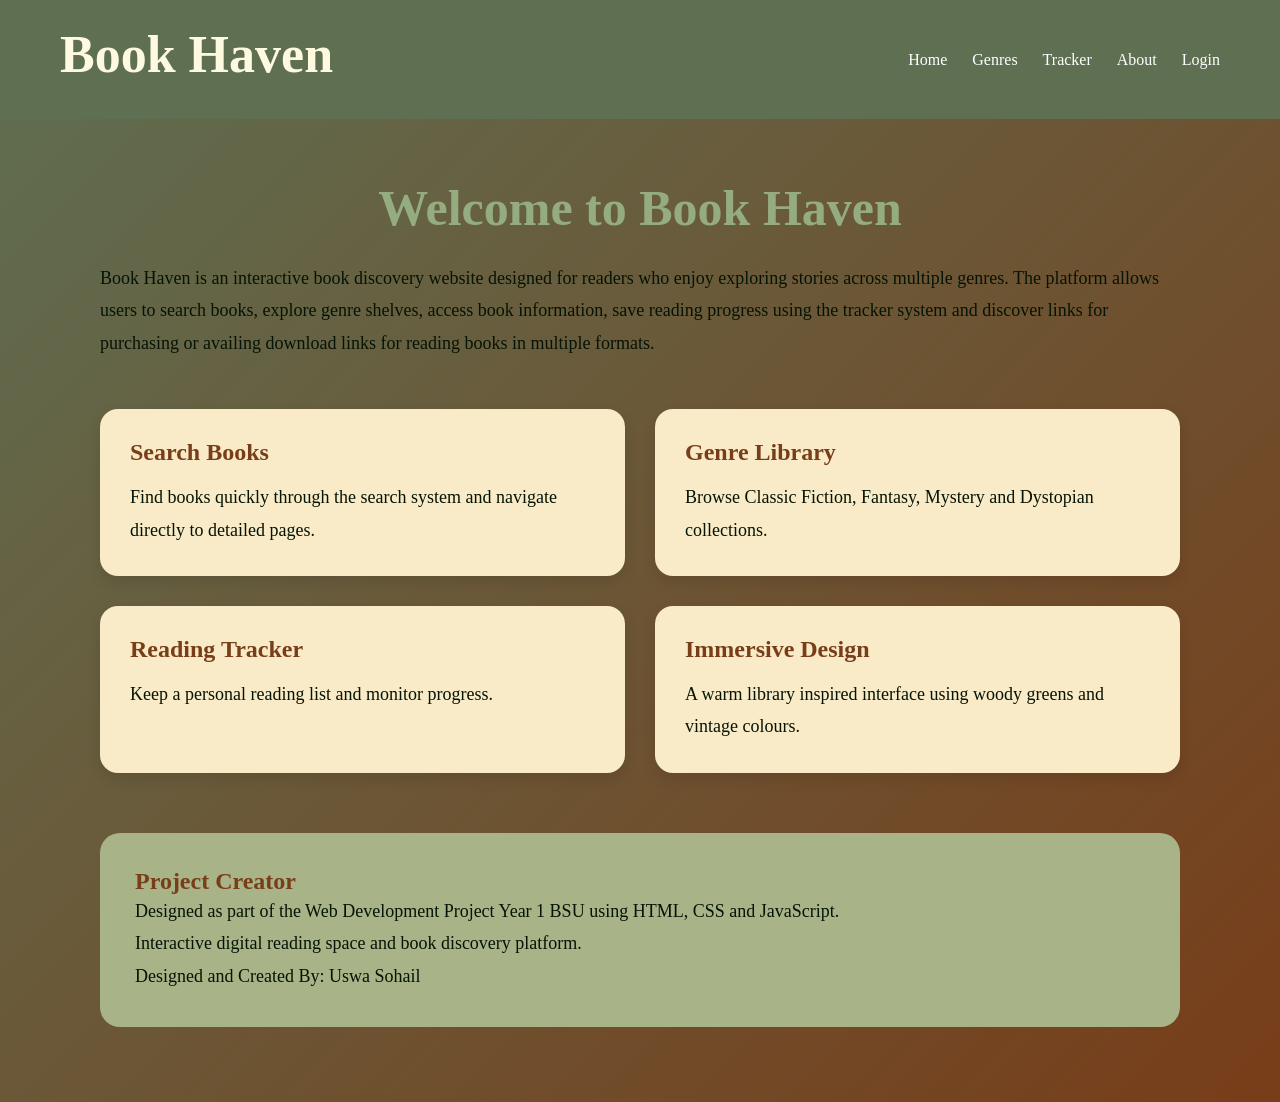
<file: about.html>
<!DOCTYPE html>
<html>
<head>
<meta charset="UTF-8">
<title>About</title>
<link rel="stylesheet" href="style.css">
</head>

<body>
<header class="main-header">
<h1>Book Haven</h1>

<nav>
<a href="index.html">Home </a>
<a href="genres.html">Genres</a>
<a href="tracker.html">Tracker</a>
<a href="about.html">About</a>
<a href="login.html">Login</a>
</nav>
</header>

<section class="about-section">
<h1>Welcome to Book Haven</h1>

<p>
Book Haven is an interactive book discovery website designed for readers who enjoy exploring stories across multiple genres.
The platform allows users to search books, explore genre shelves, access book information, save reading progress using the tracker system and discover links for purchasing or availing download links for reading books in multiple formats.
</p>

<div class="about-grid">
<div class="about-card">
<h2>Search Books</h2>
<p>Find books quickly through the search system and navigate directly to detailed pages.</p>
</div>

<div class="about-card">
<h2>Genre Library</h2>
<p>Browse Classic Fiction, Fantasy, Mystery and Dystopian collections.</p>
</div>

<div class="about-card">
<h2>Reading Tracker</h2>
<p>Keep a personal reading list and monitor progress.</p>
</div>


<div class="about-card">
<h2>Immersive Design</h2>
<p>A warm library inspired interface using woody greens and vintage colours.</p>
</div>
</div>

<section class="creator-box">
<h2>Project Creator</h2>
<p>Designed as part of the Web Development Project Year 1 BSU using HTML, CSS and JavaScript.
<br>
Interactive digital reading space and book discovery platform.
<br>
Designed and Created By: Uswa Sohail
</p>

</section>
</section>
</body>
</html>
</file>
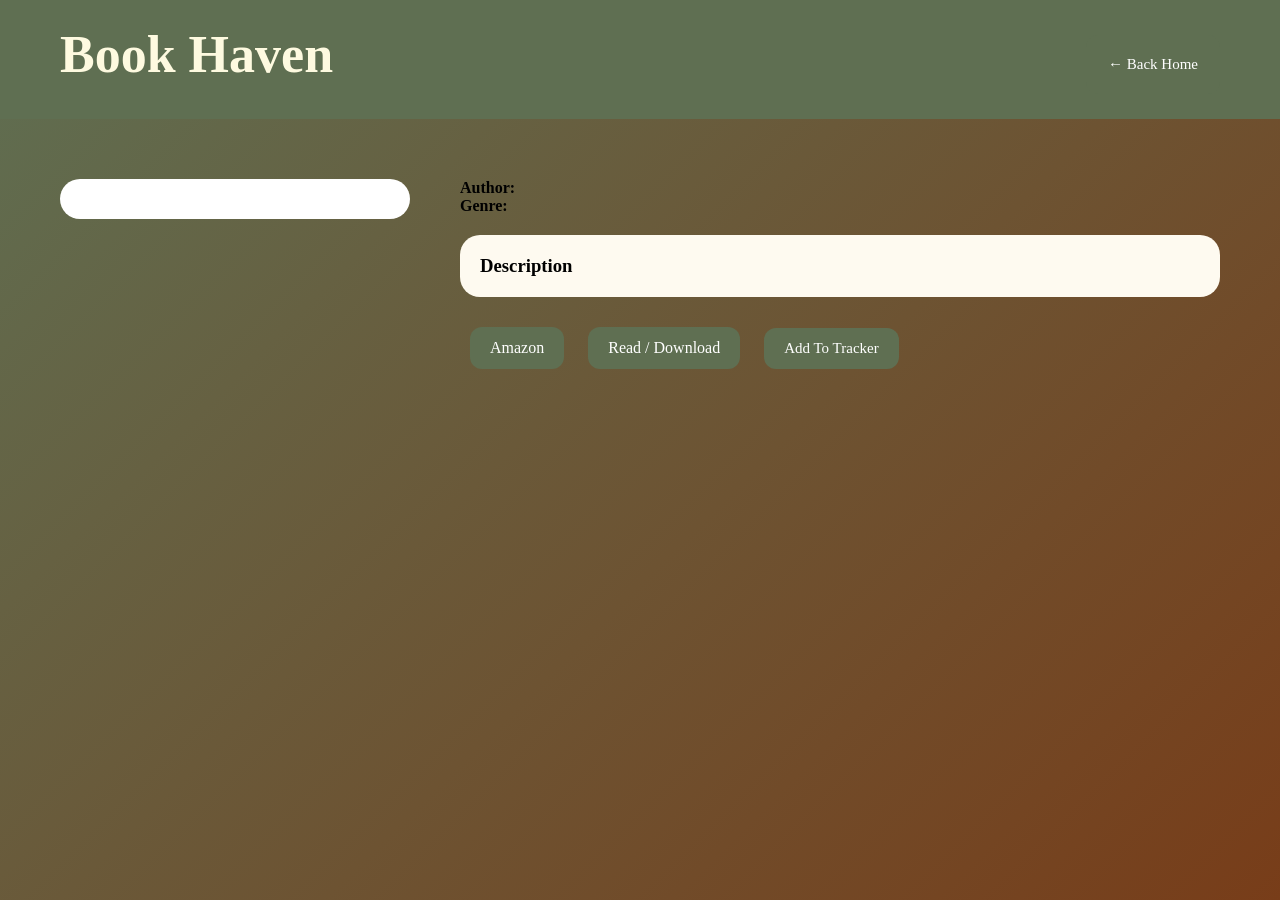
<file: bookDetail.html>
<!DOCTYPE html>
<html>
<head>
<meta charset="UTF-8">
<title>Book Details</title>
<link rel="stylesheet" href="style.css">
</head>

<body class="detail-page">
<header>
<h1> Book Haven</h1>
<button class="home-btn" onclick="goHome()"> ← Back Home</button>
</header>

<section class="detail-container">
<div class="detail-image">
<img id="bookImage"></div>

<div class="detail-info">
<h2 id="bookTitle"> </h2>

<p>
<strong> Author: </strong>
<span id="bookAuthor"> </span>
</p>

<p>
<strong> Genre: </strong>
<span id="bookGenre"> </span>
</p>

<div class="description-box">
<h3>Description</h3>
<p id="bookDescription"></p>
</div>

<a
id="amazonLink"
target="_blank"
class="detail-btn">
Amazon
</a>

<a
id="pdfLink"
target="_blank"
class="detail-btn">
Read / Download
</a>

<button
class="detail-btn"
onclick="saveTracker()"> Add To Tracker
</button>

</div>
</section>
<script src="bookData.js"></script>
<script src="bookDetail.js"></script> 
</body>
</html>
</file>
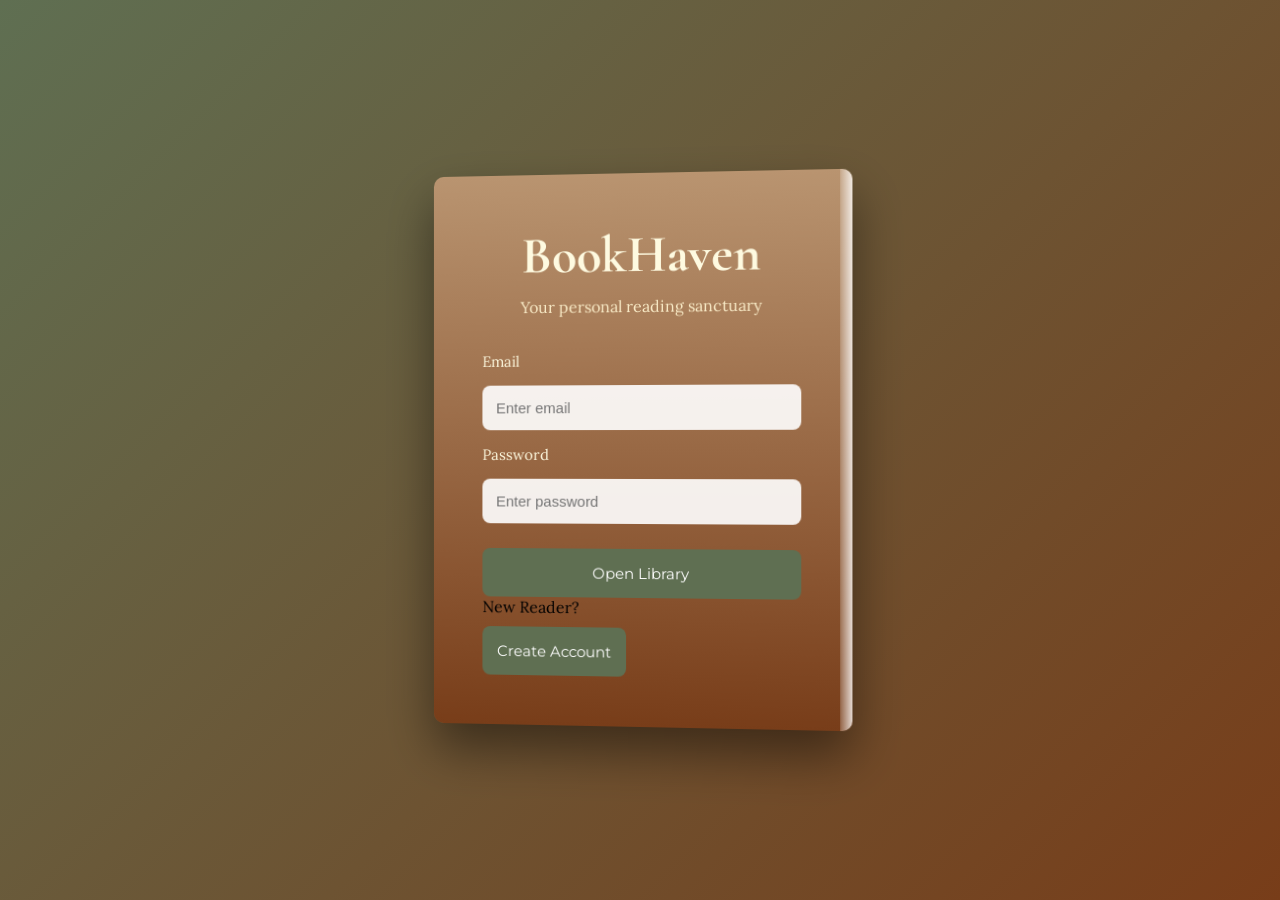
<file: login.html>
<!DOCTYPE html>
<html lang="en">

<head>

<meta charset="UTF-8">

<meta name="viewport"
content="width=device-width, initial-scale=1.0">

<title>BookHaven Login</title>

<link rel="stylesheet"
href="style.css">

<link rel="preconnect"
href="https://fonts.googleapis.com">

<link rel="preconnect"
href="https://fonts.gstatic.com"
crossorigin>

<link href="https://fonts.googleapis.com/css2?family=Cormorant+Garamond:wght@400;600;700&family=Lora:wght@400;500&family=Montserrat:wght@400;600&display=swap"
rel="stylesheet">

</head>
    <body>
        <div class="background-overlay">
        <div class="book-container">
        <div class="book-cover">
        <div class="page-effect"></div>
    <h1> BookHaven</h1>
    <p class="subtitle"> Your personal reading sanctuary </p>

<form>

    <label>Email</label>

    <input
        type="email"
        placeholder="Enter email" required>

    <label>Password</label>

    <input
        type="password"
        placeholder="Enter password" required>
       
    <button
        type="button"
        onclick="window.location.href='index.html'"> Open Library </button>
    <form id="loginForm">


</form>

<script src="login.js"></script>

</form>


<p>
New Reader?
</p>

<button
onclick="openSignup()">
Create Account
</button>

</div>
</p>
</div>
</div>
</div>

<script>

function openSignup(){

window.location.href =
"./signup.html";
}

</script>
</body>

</html>
</file>
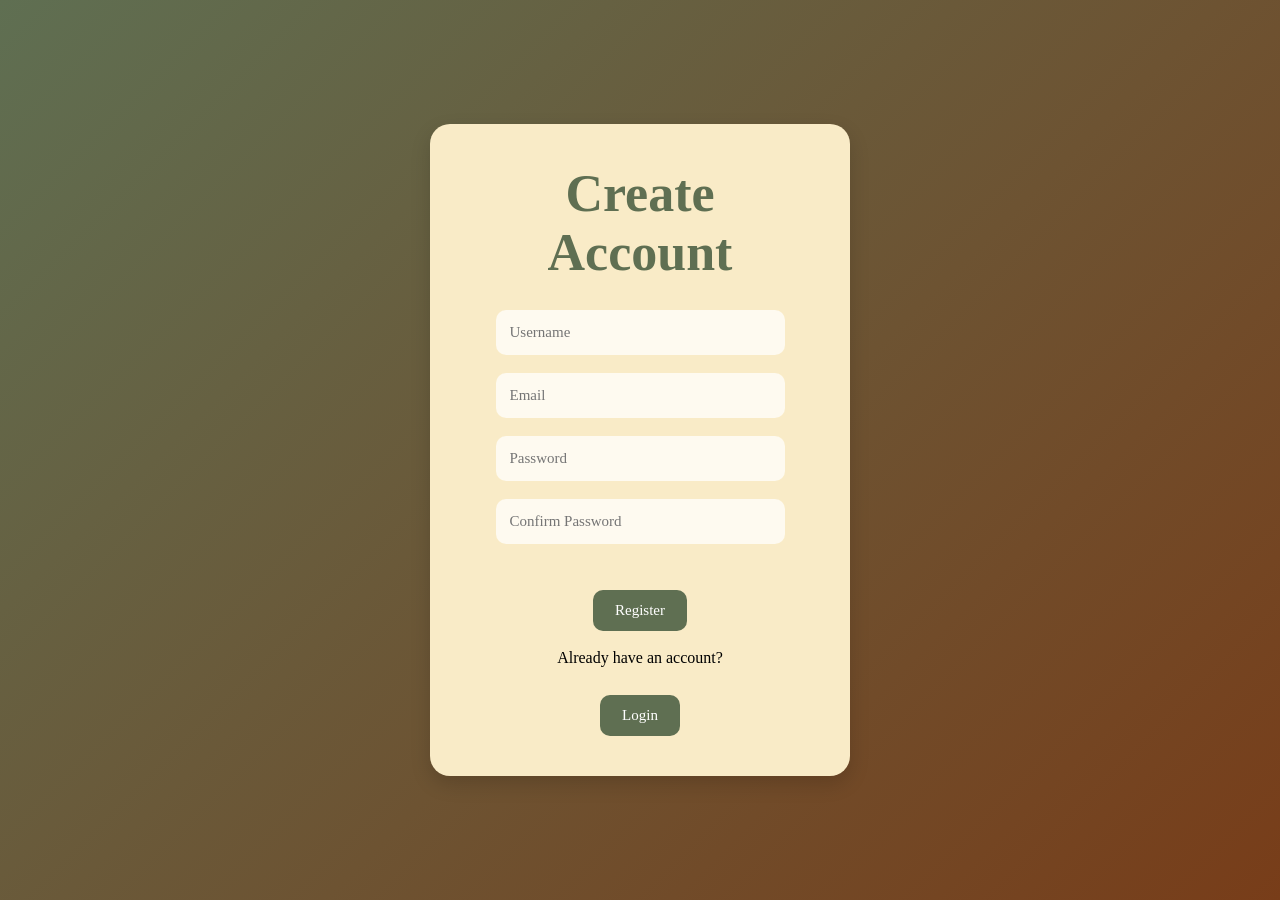
<file: signup.html>
<!DOCTYPE html>
<html>
<head>
<meta charset="UTF-8">
<title>Sign Up</title>
<link rel="stylesheet" href="style.css">
</head>

<body class="login-page">
<div class="signup-cover">
<div class="signup-page">
<h1>Create Account</h1>

<input
type="text"
id="username"
placeholder="Username">

<input
type="email"
id="email"
placeholder="Email">

<input
type="password"
id="password"
placeholder="Password">

<input
type="password"
id="confirmPassword"
placeholder="Confirm Password">

<form id="signupForm">
</form>
<script src="signup.js"></script>

<button onclick="registerUser()">
Register
</button>

<p>
Already have an account?
</p>

<button onclick="goLogin()">
Login
</button>

</div>
</div>

<script src="signup.js"></script>

</body>
</html>
</file>
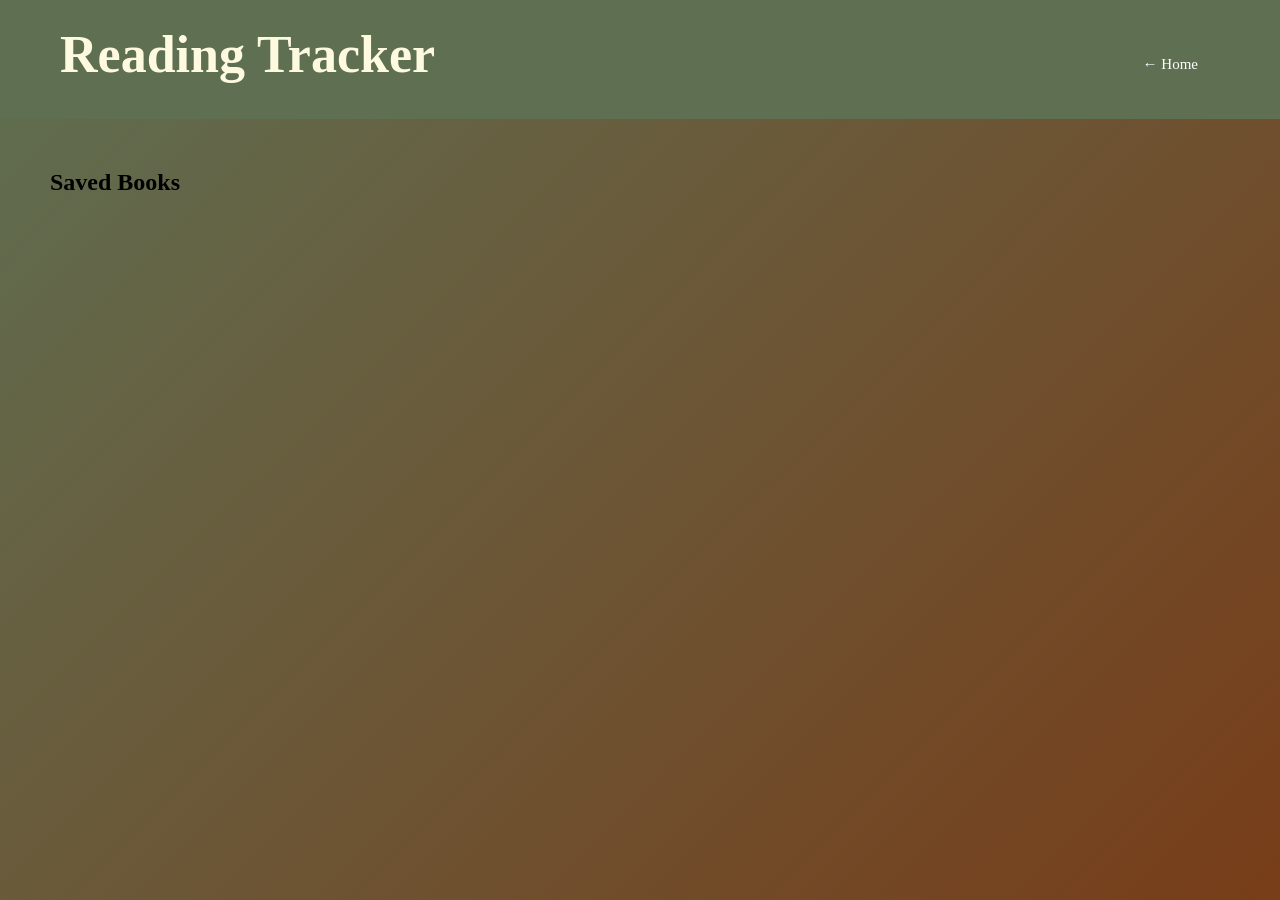
<file: tracker.html>
<!DOCTYPE html>
<html>
<head>
<meta charset="UTF-8">
<title>Reading Tracker</title>
<link rel="stylesheet" href="style.css">
</head>

<body>
<header class="tracker-header">
<h1>Reading Tracker</h1>

<button
onclick="goHome()"

class="home-btn">

← Home

</button>

</header>

<section
class="tracker-section">

<h2>

Saved Books

</h2>

<div
id="trackerContainer"

class="tracker-grid">

</div>

</section>

<script src="tracker.js">

</script>

</body>

</html>
</file>
<file: style.css>
/*Webpage Information*/
:root{
--olive:#5F6F52;
--laurel:#A9B388;
--cornsilk:#FEFAE0;
--lemon:#F9EBC7;
--camel:#B99470;
--orange:#C4661F;
--russet:#783D19;
}
*{
margin:0;
padding:0;
box-sizing:border-box;
}

body{
min-height:100vh;
overflow-y:auto;
overflow-x:hidden;
font-family:"Lora";
background:var(--cornsilk);
margin:0;
padding:0;

background:
linear-gradient(
135deg,
var(--olive),
var(--russet)
);
}

@media
(max-width:768px){.genre-row{flex-wrap:wrap;justify-content:center;}
.main-header{
flex-direction:column;
}

.book-card{width:90%;}
}
/* Background */

.background-overlay{
width:100%;
height:100vh;
display:flex;
justify-content:center;
align-items:center;
padding:20px;
}

/* Book */

.book-container{perspective:1200px;}

/* Cover */
.book-cover{
position:relative;
width:420px;
padding:50px;
background:
linear-gradient(
180deg,
var(--camel),
var(--russet));
border-radius:10px;
box-shadow:0 25px 50px rgba(0,0,0,0.45);

transform:
rotateY(-5deg);
transition:0.5s;
overflow:hidden;
}

.book-cover:hover{
transform:
rotateY(0deg)
translateY(-5px);
}

/* Page animation */

.page-effect{
position:absolute;
top:0;
right:0;
width:12px;
height:100%;
background:

linear-gradient(
to right,
rgba(255,255,255,0.2),
rgba(255,255,255,0.8)
);

animation:
pageFlip 3s infinite;
}
@keyframes pageFlip{
0%{opacity:.2;}
50%{opacity:1;}
100%{opacity:.2;}
}

h1{

font-family:"Cormorant Garamond";
font-size:52px;
color:var(--cornsilk);
text-align:center;
margin-bottom:10px;
}

.subtitle{
text-align:center;
margin-bottom:35px;
color:
var(--lemon);
font-size:16px;
}

form{
display:flex;
flex-direction:column;
gap:15px;
}

label{
color:
var(--cornsilk);
font-size:15px;
}

input{
padding:14px;
border:none;
border-radius:8px;
background:
rgba(
255,
255,
255,
0.9
);

font-size:15px;
outline:none;
}

button{
margin-top:10px;
padding:15px;
border:none;
border-radius:8px;
background:
var(--olive);
color:white;
font-family:"Montserrat";
font-size:15px;
cursor:pointer;
transition:.3s;
}

button:hover{
background:
var(--orange);
transform:
translateY(-3px);
}

.register{
margin-top:20px;
text-align:center;
color:var(--cornsilk);
}

.register a{
color:var(--lemon);
text-decoration:none;
font-weight:600;
}
header{
display:flex;
justify-content:space-between;
padding:25px 60px;
background:var(--olive);
}
.logo{
font-family:"Cormorant Garamond";
font-size:34px;
color:white;
}
nav{
display:flex;
gap:25px;
align-items:center;
}
nav a{
text-decoration:none;
color:white;
font-family:
"Montserrat";
}
.hero{
padding:80px;
background:var(--cornsilk);
text-align:center;
}
.hero h1{
color:var(--olive);
font-size:58px;
margin-bottom:20px;

}

.hero input{
width:400px;
padding:16px;
border-radius:10px;
border:none;

}

.genres{
display:flex;
justify-content:center;
gap:20px;
padding:50px;
background:var(--lemon);
}

.genre{
padding:20px;
background:var(--camel);
color:white;
border-radius:10px;
}

.books{
display:grid;
grid-template-columns:
repeat(
auto-fit,
minmax(
250px,
1fr
)
);

gap:30px;
padding:60px;
background:white;
}

.card{
padding:20px;
background:
var(--cornsilk);
border-radius:12px;
}
.card img{
width:100%;
height:350px;
object-fit:contain;
background:white;
padding:10px;
border-radius:10px;
}

.genre{
padding:20px;
background:var(--camel);
color:white;
border-radius:12px;
text-decoration:none;
transition:.3s;
}
.genre:hover{
background:var(--orange);
transform:translateY(-4px);
}

.featured{
display:grid;
grid-template-columns:
repeat(
4,
1fr
);
gap:20px;
padding:50px;
background:var(--lemon);
}

.featured img{
width:100%;
height:320px;
object-fit:contain;
background:white;
padding:15px;
border-radius:12px;
}
main{
padding-bottom:80px;
}

.books{
display:grid;
grid-template-columns:
repeat(
auto-fit,
minmax(
250px,
1fr
)
);
gap:30px;
padding:60px;
margin-bottom:80px;
}
/* Genre section */
.genre-section{
display:flex;
justify-content:center;
align-items:center;
flex-wrap:wrap;
gap:20px;
margin-top:40px;
margin-bottom:50px;
padding:0 20px;
}

/* Genre buttons */
.genre{
background:#A9B388;
color:#FEFAF0;
border:none;
padding:14px 28px;
border-radius:40px;
font-size:16px;
font-family:"Lora",serif;
cursor:pointer;
transition:0.3s;
min-width:180px;
text-align:center;
}

.genre:hover{
background:#5F6F52;
transform:translateY(-4px);
}

.detail-container{
display:grid;
grid-template-columns:
350px 1fr;
gap:50px;
padding:60px;
}

.detail-image img{
width:100%;
border-radius:20px;
object-fit:contain;
background:white;
padding:20px;
}

.description-box{
background:#FEFAF0;
padding:20px;
border-radius:20px;
margin-top:20px;
margin-bottom:20px;
}

.detail-btn{
display:inline-block;
padding:12px 20px;
margin:10px;
background:#5F6F52;
color:white;
text-decoration:none;
border-radius:12px;
}

.detail-btn:hover{
background:#783D19;
}
.home-btn{
background:#5F6F52;
color:white;
border:none;
padding:12px 22px;
border-radius:12px;
cursor:pointer;
font-family:"Lora";
margin-left:20px;
margin-top:10px;
}

.home-btn:hover{
background:#783D19;
}
.tracker-section{
padding:50px;
}

.tracker-grid{
display:grid;
grid-template-columns:
repeat(
auto-fit,
minmax(
250px,
1fr
)
);

gap:30px;
margin-top:40px;
}

.tracker-card{
background:#FEFAF0;
padding:20px;
border-radius:20px;
text-align:center;
box-shadow:0 5px 10px rgba(0,0,0,0.1);
}

.tracker-card img{
width:100%;
height:320px;
object-fit:contain;
background:white;
border-radius:15px;
padding:10px;
}

.remove-btn{
margin-top:15px;
background:#C4661F;
border:none;
padding:12px;
color:white;
border-radius:10px;
cursor:pointer;
}
.remove-btn:hover{
background:#783D19;
}

/* SIGN UP PAGE */
.signup-cover{
display:flex;
justify-content:center;
align-items:center;
min-height:100vh;
width:100%;

}

.signup-page{
display:flex;
flex-direction:column;
align-items:center;
gap:18px;
width:420px;
padding:40px;
background:#F9EBC7;
border-radius:20px;
box-shadow:0 8px 20px rgba(0,0,0,0.15);
}

.signup-page h1{
color:#5F6F52;
font-family:"Cormorant Garamond";
}
.signup-page input{
width:85%;
padding:14px;
border:none;
border-radius:10px;
background:#FEFAF0;
font-family:"Lora";
}

.signup-page button{
padding:12px 22px;
border:none;
border-radius:10px;
background:#5F6F52;
color:white;
cursor:pointer;
}
.signup-page button:hover{
background:#783D19;
}

/*Genre Page*/
.genre-section{
padding:40px;
}

.genre-section h2{
color:#b8d4a1;
font-size:32px;
margin-bottom:20px;
font-family:"Cormorant Garamond";
}

.genre-row{
display:flex;
gap:25px;
overflow-x:auto;
padding-bottom:15px;
}

.genre-row img{
width:170px;
height:250px;
object-fit:cover;
border-radius:12px;
cursor:pointer;
transition:0.3s;
box-shadow:0 6px 12px rgba(0,0,0,0.2);
}
.genre-row img:hover{
transform:scale(1.05);
}

/*About Page*/
.about-section{
padding:60px;
max-width:1200px;
margin:auto;
}

.about-section h1{
font-size:50px;
color:#94ac80;
margin-bottom:25px;
font-family:"Cormorant Garamond";
}

.about-section p{
font-size:18px;
line-height:1.8;
color:#061405; }

.about-grid{
display:grid; grid-template-columns: repeat(2,1fr);
gap:30px;
margin-top:50px;
}

.about-card{
background:#F9EBC7;
padding:30px;
border-radius:18px;
box-shadow:0 6px 15px rgba(0,0,0,0.1);
}

.about-card h2{
color:#783D19;
margin-bottom:15px;
}

.creator-box{
margin-top:60px;
background:#A9B388;
padding:35px;
border-radius:20px;
}
.creator-box{
color:#783D19;
margin-bottom:15px;
}

/*footer*/
.main-footer{

background:#5F6F52;

padding:50px;

display:grid;

grid-template-columns:
repeat(
4,
1fr
);

gap:30px;

margin-top:80px;

color:white;

}
.footer-column{
display:flex;
flex-direction:column;
gap:12px;
}
.footer-column a{
text-decoration:none;
color:#F9EBC7;
}

.footer-column a:hover{
color:#C4661F;
}
</file>
